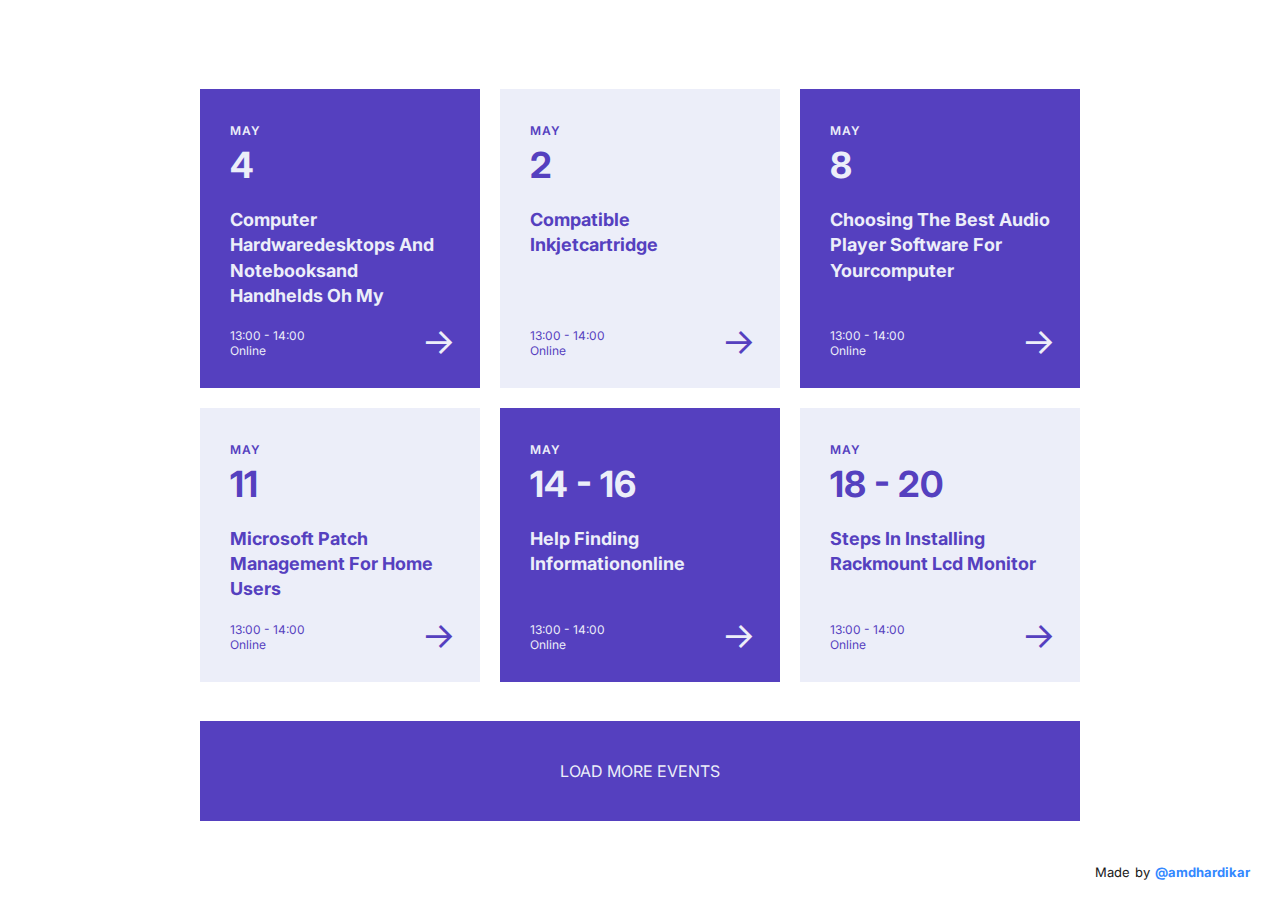
<file: Events-Lists/index.html>
<!DOCTYPE html>
<html lang="en">

<head>
   <meta charset="UTF-8">
   <meta name="viewport" content="width=device-width, initial-scale=1.0">
   <title>Events Lists</title>
   <link rel="stylesheet" href="style.css">
</head>

<body>
   <main class="event">
      <div class="event__list">
         <div class="event__card">
            <div class="event__date">
               <span class="event__month">MAY</span>
               <span class="event__day">4</span>
            </div>
            <h3 class="event__title">computer hardwaredesktops and notebooksand handhelds oh my</h3>
            <div class="event__venue">
               <p class="event__time">13:00 - 14:00</p>
               <p class="event__location">online</p>
            </div>
            <div class="event__arrow">→</div>
         </div>
         <div class="event__card">
            <div class="event__date">
               <span class="event__month">MAY</span>
               <span class="event__day">2</span>
            </div>
            <h3 class="event__title">compatible inkjetcartridge</h3>
            <div class="event__venue">
               <p class="event__time">13:00 - 14:00</p>
               <p class="event__location">online</p>
            </div>
            <div class="event__arrow">→</div>
         </div>
         <div class="event__card">
            <div class="event__date">
               <span class="event__month">MAY</span>
               <span class="event__day">8</span>
            </div>
            <h3 class="event__title">choosing the best audio player software for yourcomputer</h3>
            <div class="event__venue">
               <p class="event__time">13:00 - 14:00</p>
               <p class="event__location">online</p>
            </div>
            <div class="event__arrow">→</div>
         </div>
         <div class="event__card">
            <div class="event__date">
               <span class="event__month">MAY</span>
               <span class="event__day">11</span>
            </div>
            <h3 class="event__title">microsoft patch management for home users</h3>
            <div class="event__venue">
               <p class="event__time">13:00 - 14:00</p>
               <p class="event__location">online</p>
            </div>
            <div class="event__arrow">→</div>
         </div>
         <div class="event__card">
            <div class="event__date">
               <span class="event__month">MAY</span>
               <span class="event__day">14 - 16</span>
            </div>
            <h3 class="event__title">help finding informationonline</h3>
            <div class="event__venue">
               <p class="event__time">13:00 - 14:00</p>
               <p class="event__location">online</p>
            </div>
            <div class="event__arrow">→</div>
         </div>
         <div class="event__card">
            <div class="event__date">
               <span class="event__month">MAY</span>
               <span class="event__day">18 - 20</span>
            </div>
            <h3 class="event__title">steps in installing rackmount lcd monitor</h3>
            <div class="event__venue">
               <p class="event__time">13:00 - 14:00</p>
               <p class="event__location">online</p>
            </div>
            <div class="event__arrow">→</div>
         </div>
      </div>
      <div class="event__button">
         <p>load more events</p>
      </div>
   </main>
   <footer class="author">
      Made by
      <a href="https://github.com/amdhardikar" target="_blank" rel="noopener noreferrer"
         class="author__name">@amdhardikar</a>
   </footer>
</body>

</html>
</file>
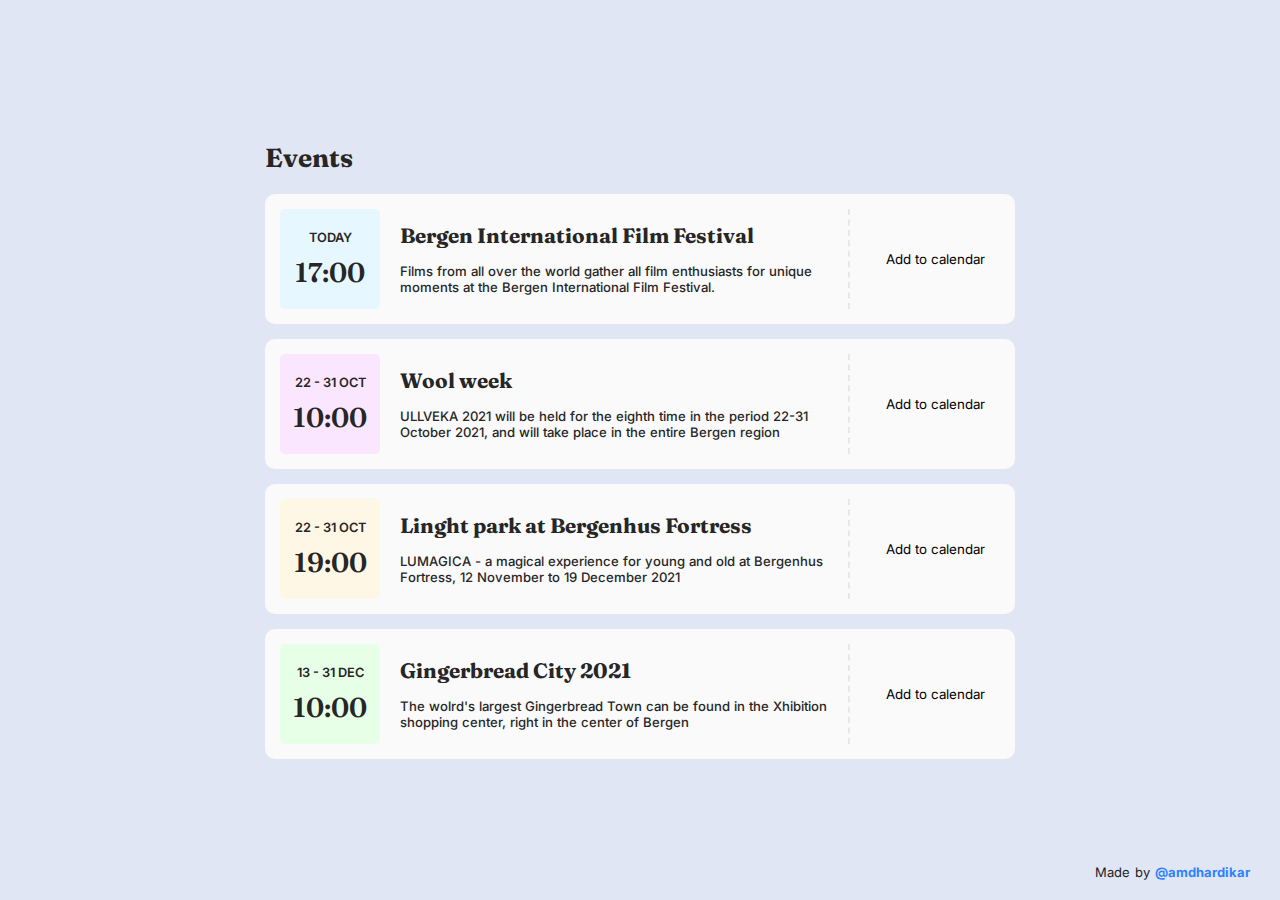
<file: Events/index.html>
<!DOCTYPE html>
<html lang="en">
	<head>
		<meta charset="UTF-8" />
		<meta name="viewport" content="width=device-width, initial-scale=1.0" />
		<title>Events</title>
		<link rel="stylesheet" href="style.css" />
	</head>
	<body>
		<main class="events">
			<h1 class="events__heading">events</h1>
			<div class="events__list">
				<div class="event__item">
					<div class="event__timestamp blue">
						<span class="event__date">today</span>
						<span class="event__time">17:00</span>
					</div>
					<div class="event__info">
						<div class="event__title">
							Bergen International Film Festival
						</div>
						<div class="event__description">
							Films from all over the world gather all film enthusiasts
							for unique moments at the Bergen International Film
							Festival.
						</div>
					</div>
					<button class="event__action">Add to calendar</button>
				</div>
				<div class="event__item">
					<div class="event__timestamp red">
						<span class="event__date">22 - 31 oct</span>
						<span class="event__time">10:00</span>
					</div>
					<div class="event__info">
						<div class="event__title">Wool week</div>
						<div class="event__description">
							ULLVEKA 2021 will be held for the eighth time in the period
							22-31 October 2021, and will take place in the entire
							Bergen region
						</div>
					</div>
					<button class="event__action">Add to calendar</button>
				</div>
				<div class="event__item">
					<div class="event__timestamp orange">
						<span class="event__date">22 - 31 oct</span>
						<span class="event__time">19:00</span>
					</div>
					<div class="event__info">
						<div class="event__title">
							Linght park at Bergenhus Fortress
						</div>
						<div class="event__description">
							LUMAGICA - a magical experience for young and old at
							Bergenhus Fortress, 12 November to 19 December 2021
						</div>
					</div>
					<button class="event__action">Add to calendar</button>
				</div>
				<div class="event__item">
					<div class="event__timestamp green">
						<span class="event__date">13 - 31 dec</span>
						<span class="event__time">10:00</span>
					</div>
					<div class="event__info">
						<div class="event__title">Gingerbread City 2021</div>
						<div class="event__description">
							The wolrd's largest Gingerbread Town can be found in the
							Xhibition shopping center, right in the center of Bergen
						</div>
					</div>
					<button class="event__action">Add to calendar</button>
				</div>
			</div>
		</main>

		<footer class="author">
			Made by
			<a
				href="https://github.com/amdhardikar"
				target="_blank"
				rel="noopener noreferrer"
				class="author__name"
				>@amdhardikar</a
			>
		</footer>
	</body>
</html>
</file>
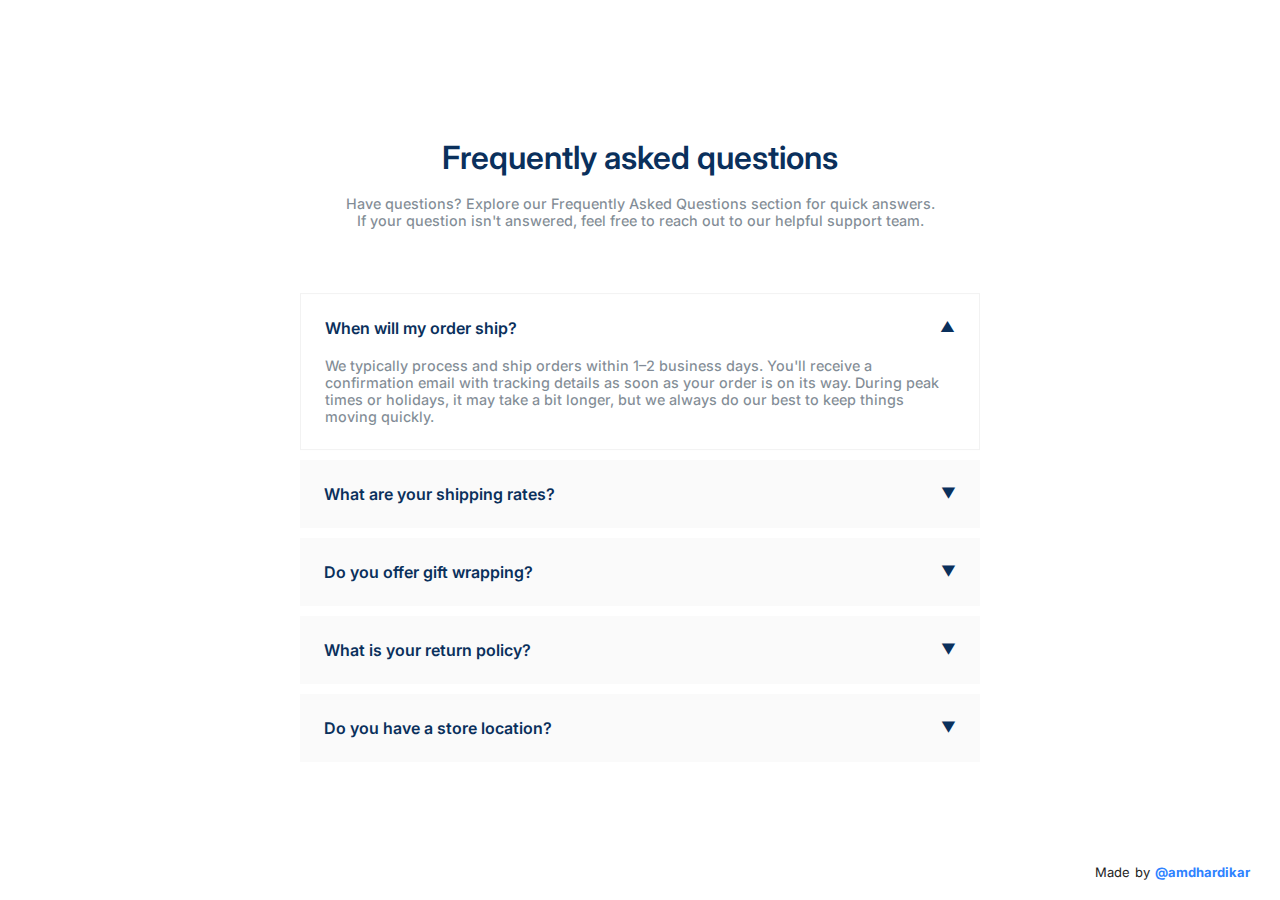
<file: FAQ/index.html>
<!DOCTYPE html>
<html lang="en">
	<head>
		<meta charset="UTF-8" />
		<meta name="viewport" content="width=device-width, initial-scale=1.0" />
		<title>FAQ</title>
		<link rel="stylesheet" href="style.css" />
	</head>
	<body>
		<main class="faq">
			<h1 class="faq__heading">Frequently asked questions</h1>
			<p class="faq__description">
				Have questions? Explore our Frequently Asked Questions section for
				quick answers. <br />
				If your question isn't answered, feel free to reach out to our
				helpful support team.
			</p>
			<div class="faq__block">
				<details open class="faq__item">
					<summary class="faq__question">When will my order ship?</summary>
					<p class="faq__answer">
						We typically process and ship orders within 1–2 business days.
						You'll receive a confirmation email with tracking details as
						soon as your order is on its way. During peak times or
						holidays, it may take a bit longer, but we always do our best
						to keep things moving quickly.
					</p>
				</details>
				<details class="faq__item">
					<summary class="faq__question">
						What are your shipping rates?
					</summary>
					<p class="faq__answer">
						Shipping rates are calculated at checkout based on your
						location and the size of your order. We offer standard,
						expedited, and express options through trusted carriers.
						Occasionally, we run free shipping promotions—be sure to
						subscribe to our newsletter to stay updated.
					</p>
				</details>
				<details class="faq__item">
					<summary class="faq__question">
						Do you offer gift wrapping?
					</summary>
					<p class="faq__answer">
						Yes, we do! Gift wrapping is available for most items at
						checkout for a small additional fee. If you're sending a gift,
						you can also include a personalized note—we'll make sure it
						looks great and arrives ready to impress.
					</p>
				</details>
				<details class="faq__item">
					<summary class="faq__question">
						What is your return policy?
					</summary>
					<p class="faq__answer">
						We accept returns within 30 days of delivery, as long as the
						item is unused and in its original condition. To start a
						return, just contact our support team with your order number.
						Refunds are processed to the original payment method once we
						receive and inspect the returned item. Please note: original
						shipping fees are non-refundable.
					</p>
				</details>
				<details class="faq__item">
					<summary class="faq__question">
						Do you have a store location?
					</summary>
					<p class="faq__answer">
						We're currently an online-only business, which allows us to
						keep prices fair and focus on providing the best possible
						customer experience. If that changes in the future, we'll
						announce it on our website and social media.
					</p>
				</details>
			</div>
		</main>
		<footer class="author">
			Made by
			<a
				href="https://github.com/amdhardikar"
				target="_blank"
				rel="noopener noreferrer"
				class="author__name"
				>@amdhardikar</a
			>
		</footer>
	</body>
	<script>
		const faqItems = document.querySelectorAll(".faq__item");

		faqItems.forEach((item) => {
			const question = item.querySelector("summary");
			const answer = item.querySelector(".faq__answer");

			item.addEventListener("click", (e) => {
				e.preventDefault();

				const isOpen = item.hasAttribute("open");
				if (isOpen) {
					if (currentlyOpen === item) return;
				}

				faqItems.forEach((el) => {
					el.removeAttribute("open");
				});

				if (!isOpen) {
					item.setAttribute("open", "");
				}
			});
		});
	</script>
</html>
</file>
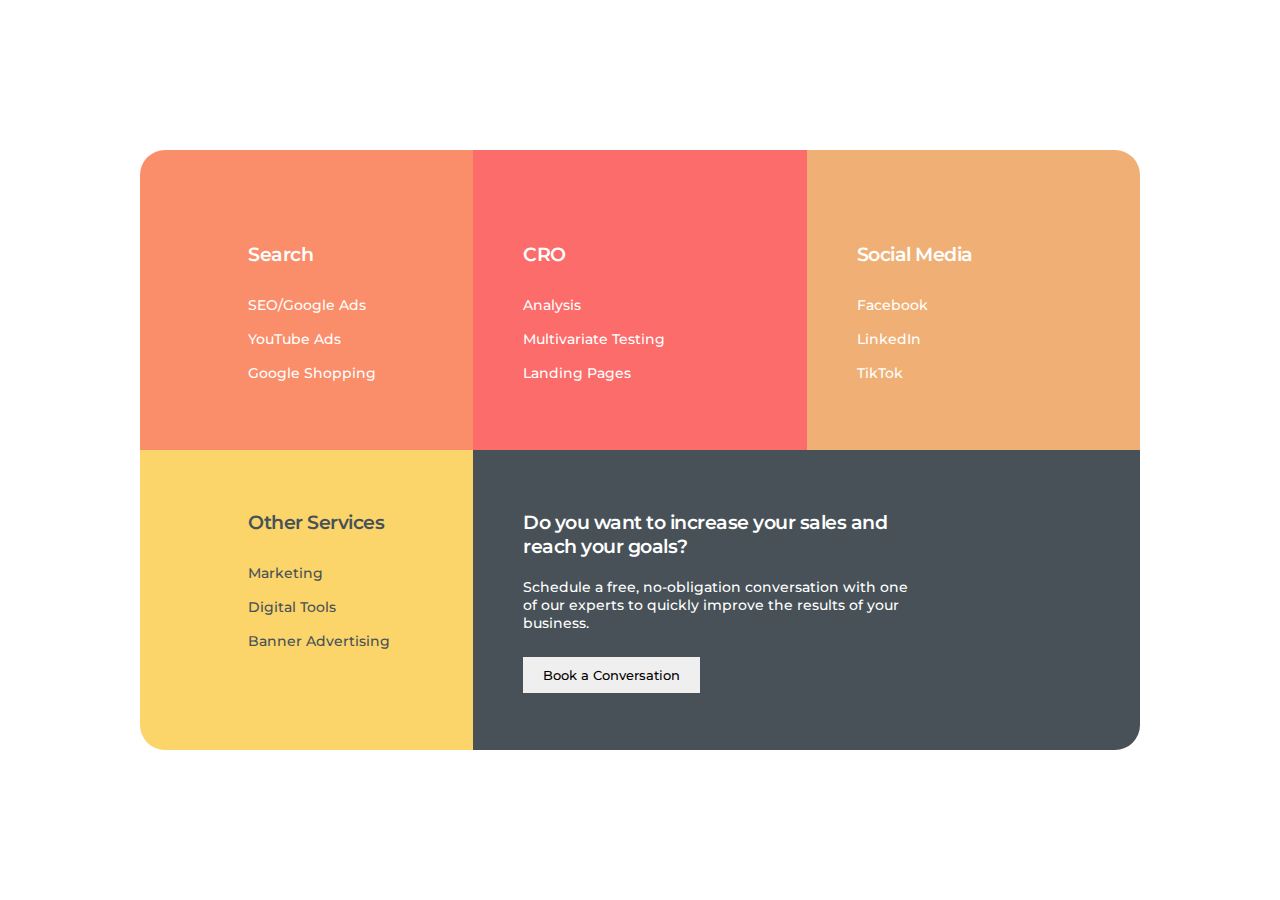
<file: Footer/index.html>
<!DOCTYPE html>
<html lang="en">

<head>
   <meta charset="UTF-8">
   <meta name="viewport" content="width=device-width, initial-scale=1.0">
   <title>Footer</title>
   <link rel="stylesheet" href="style.css">
</head>

<body>
   <footer class="footer">
      <section class="footer__section footer__section--search">
         <div class="footer__content">
            <h2 class="footer__title">Search</h2>
            <ul class="footer__list">
               <li class="footer__item">SEO/Google Ads</li>
               <li class="footer__item">YouTube Ads</li>
               <li class="footer__item">Google Shopping</li>
            </ul>
         </div>
      </section>

      <section class="footer__section footer__section--cro">
         <div class="footer__content">
            <h2 class="footer__title">CRO</h2>
            <ul class="footer__list">
               <li class="footer__item">Analysis</li>
               <li class="footer__item">Multivariate Testing</li>
               <li class="footer__item">Landing Pages</li>
            </ul>
         </div>
      </section>

      <section class="footer__section footer__section--social">
         <div class="footer__content">
            <h2 class="footer__title">Social Media</h2>
            <ul class="footer__list">
               <li class="footer__item">Facebook</li>
               <li class="footer__item">LinkedIn</li>
               <li class="footer__item">TikTok</li>
            </ul>
         </div>
      </section>

      <section class="footer__section footer__section--other">
         <div class="footer__content">
            <h2 class="footer__title">Other Services</h2>
            <ul class="footer__list">
               <li class="footer__item">Marketing</li>
               <li class="footer__item">Digital Tools</li>
               <li class="footer__item">Banner Advertising</li>
            </ul>
         </div>
      </section>

      <section class="footer__section footer__section--cta">
         <div class="footer__content">
            <h2 class="footer__title">Do you want to increase your sales and reach your goals?</h2>
            <p class="footer__description">
               Schedule a free, no-obligation conversation with one of our experts to quickly improve the results of
               your business.
            </p>
            <button class="footer__button">Book a Conversation</button>
         </div>
      </section>
   </footer>
</body>

</html>
</file>
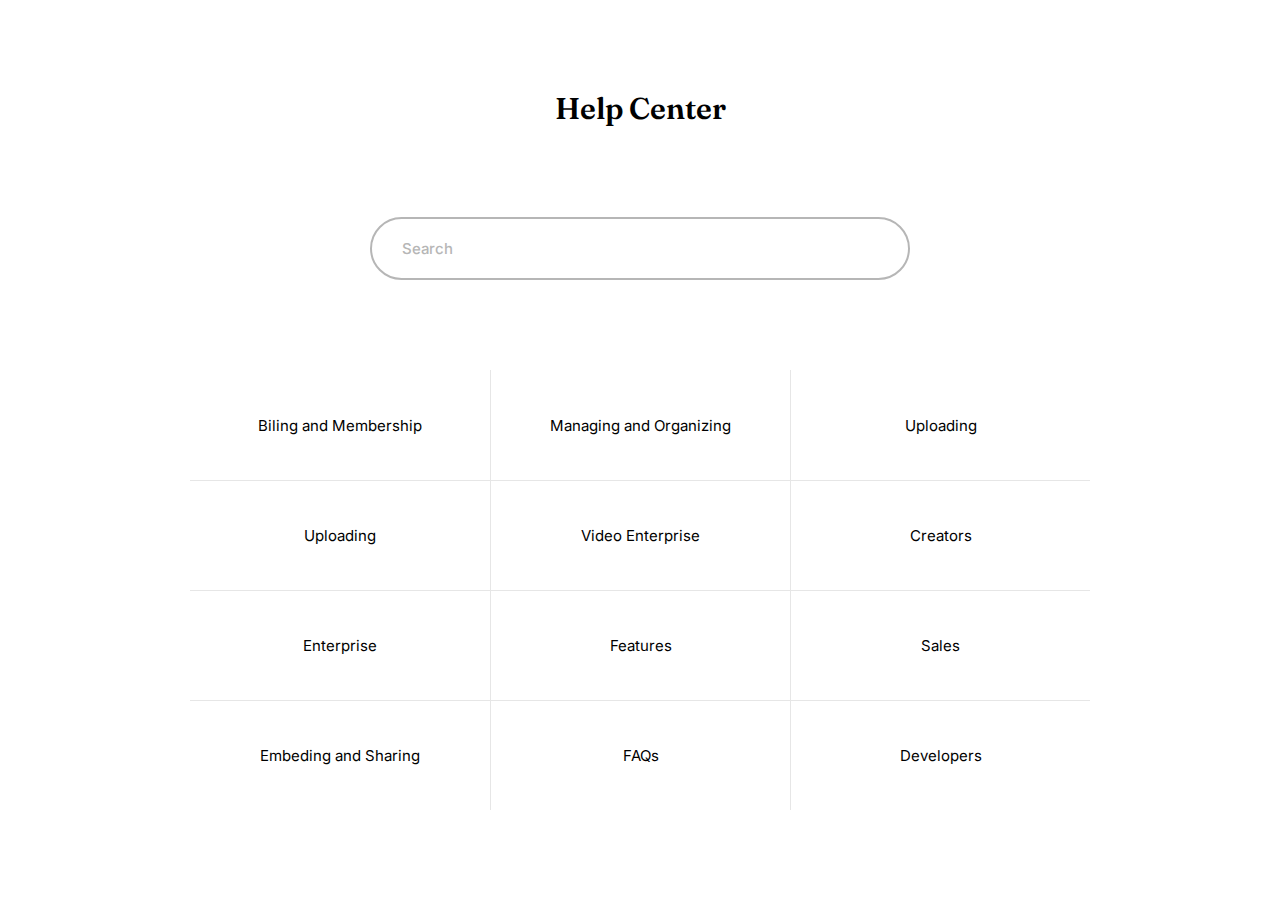
<file: Help-Center/index.html>
<!DOCTYPE html>
<html lang="en">

<head>
   <meta charset="UTF-8">
   <meta name="viewport" content="width=device-width, initial-scale=1.0">
   <title>Help Center</title>
   <link rel="stylesheet" href="style.css">
</head>

<body>
   <main class="app">
      <h1 class="app__title">help center</h1>
      <input type="text" name="search" id="search-bar" class="app__search" placeholder="Search">
      <!-- <div class="app__search">
         <span>Search</span>
      </div> -->
      <div class="app__category">
         <div class="app__items">Biling and Membership</div>
         <div class="app__items">Managing and Organizing</div>
         <div class="app__items">Uploading</div>
         <div class="app__items">Uploading</div>
         <div class="app__items">Video Enterprise</div>
         <div class="app__items">Creators</div>
         <div class="app__items">Enterprise</div>
         <div class="app__items">Features</div>
         <div class="app__items">Sales</div>
         <div class="app__items">Embeding and Sharing</div>
         <div class="app__items">FAQs</div>
         <div class="app__items">Developers</div>
      </div>
   </main>
</body>

</html>
</file>
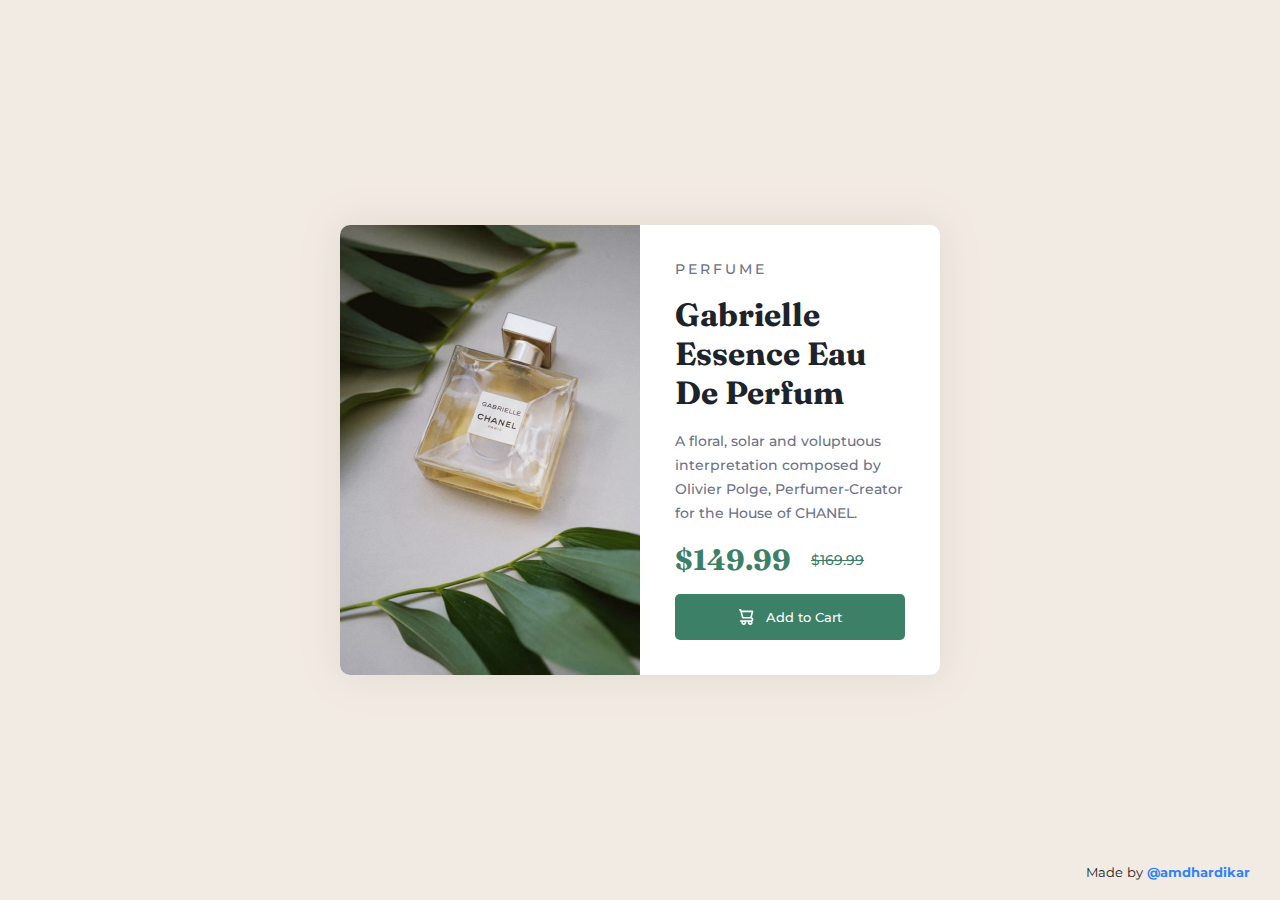
<file: Product-Preview/index.html>
<!DOCTYPE html>
<html lang="en">
	<head>
		<meta charset="UTF-8" />
		<meta name="viewport" content="width=device-width, initial-scale=1.0" />
		<link rel="stylesheet" href="style.css" />
		<title>QR Code</title>
	</head>
	<body>
		<main class="product">
			<img
				src="assets/images/image-product-desktop.jpg"
				alt=""
				class="product__image"
			/>
			<div class="product__information">
				<p class="product__category">perfume</p>
				<h1 class="product__name">gabrielle essence eau de perfum</h1>
				<p class="product__description">
					A floral, solar and voluptuous interpretation composed by Olivier
					Polge, Perfumer-Creator for the House of CHANEL.
				</p>
				<p class="product__price">
					<span class="product__discountedPrice">$149.99</span>
					<span class="product__actualPrice">$169.99</span>
				</p>
				<button class="product__button">
					<img src="./assets/images/icon-cart.svg" alt="add to card" />
					Add to Cart
				</button>
			</div>
		</main>

		<footer class="author">
			Made by
			<a
				href="https://github.com/amdhardikar"
				target="_blank"
				rel="noopener noreferrer"
				class="author__name"
				>@amdhardikar</a
			>
		</footer>
	</body>
</html>
</file>
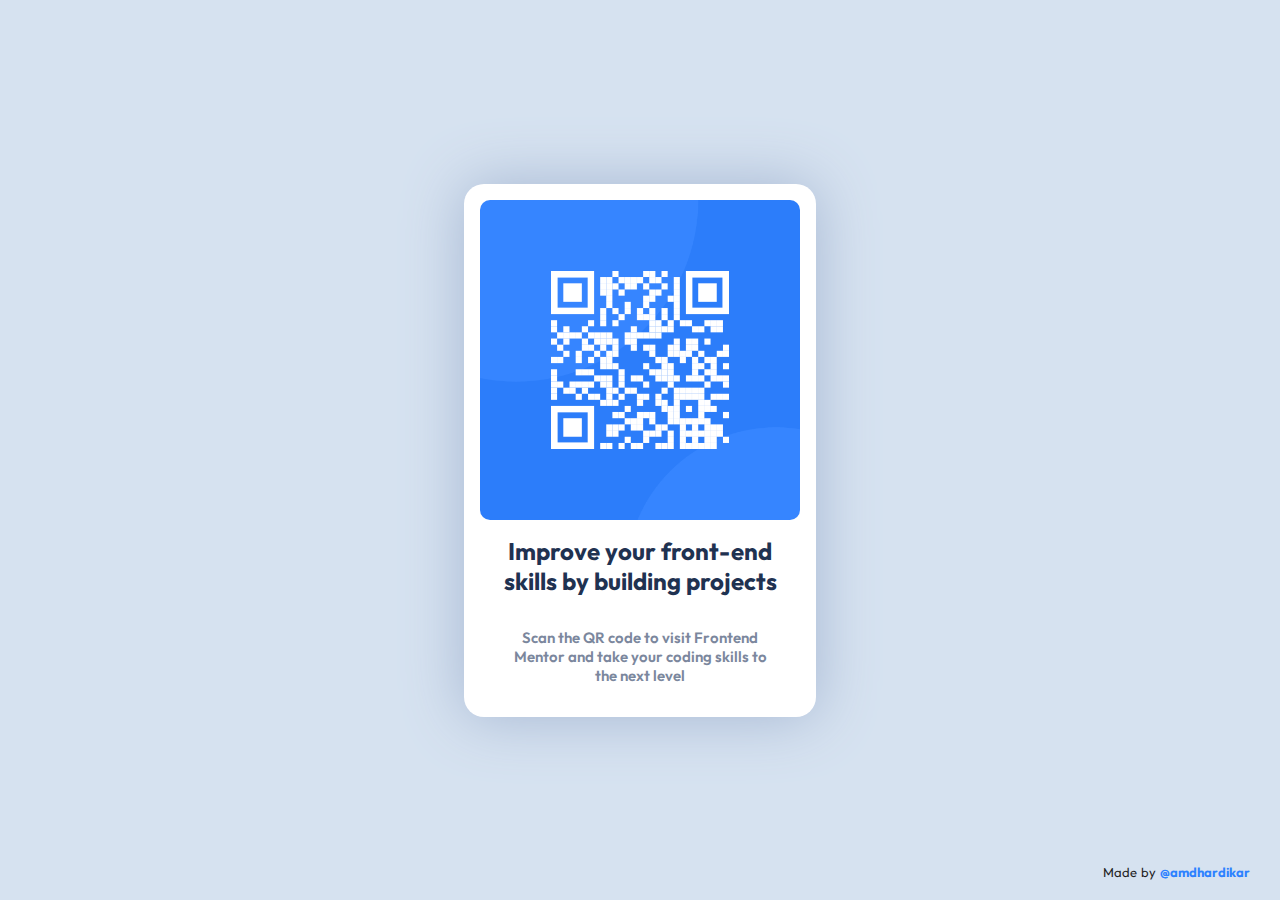
<file: QR-Code/index.html>
<!DOCTYPE html>
<html lang="en">
	<head>
		<meta charset="UTF-8" />
		<meta name="viewport" content="width=device-width, initial-scale=1.0" />
		<link rel="stylesheet" href="style.css" />
		<title>QR Code</title>
	</head>
	<body>
		<main class="card">
			<img
				class="card__image"
				src="./assets/images/image-qr-code.png"
				alt="QR code"
			/>
			<p class="card__message">
				Improve your front-end skills by building projects
			</p>
			<p class="card__description">
				Scan the QR code to visit Frontend Mentor and take your coding
				skills to the next level
			</p>
		</main>

		<footer class="author">
			Made by
			<a
				href="https://github.com/amdhardikar"
				target="_blank"
				rel="noopener noreferrer"
            class="author__name"
				>@amdhardikar</a
			>
		</footer>
	</body>
</html>
</file>
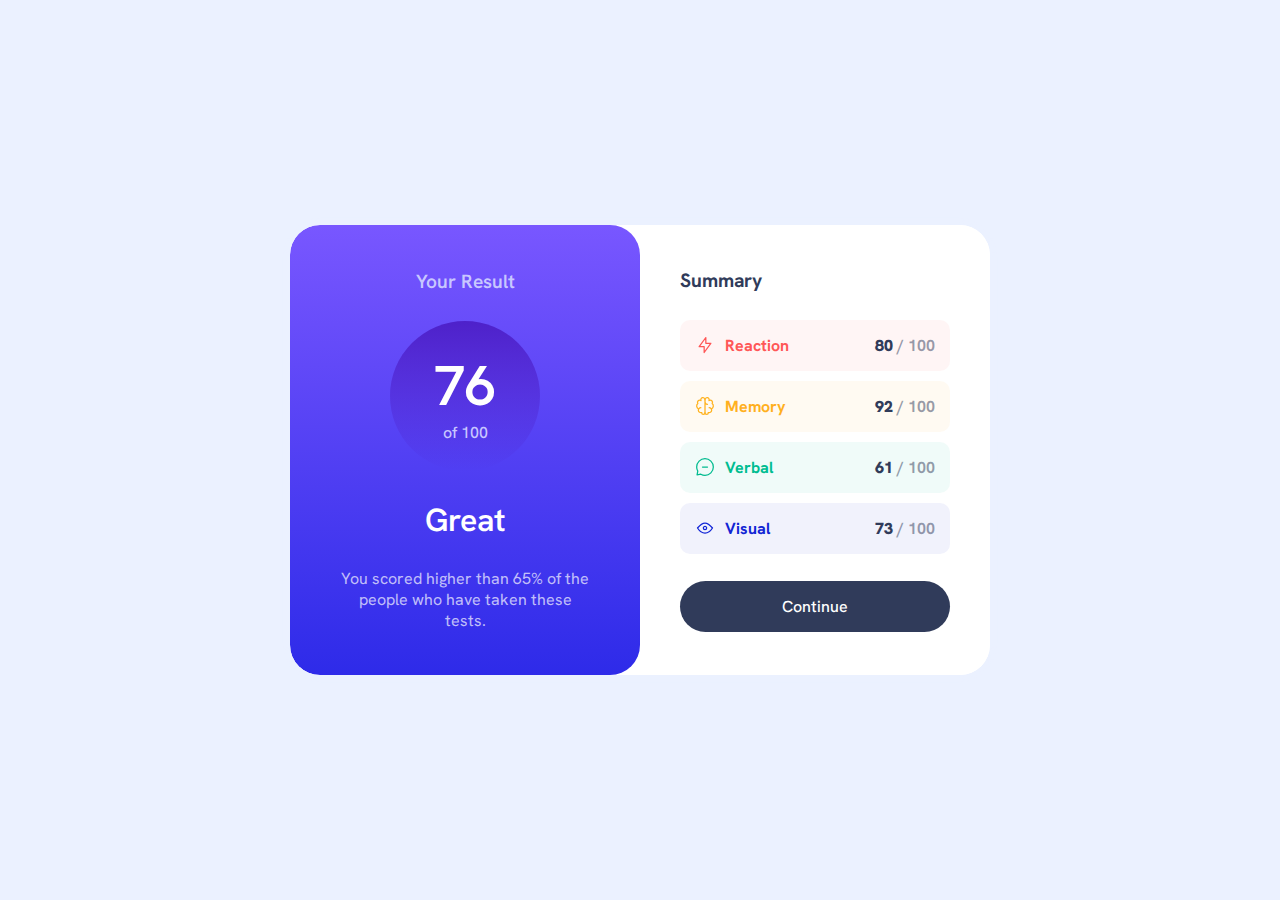
<file: Results-Summery/index.html>
<!DOCTYPE html>
<html lang="en">
	<head>
		<meta charset="UTF-8" />
		<meta name="viewport" content="width=device-width, initial-scale=1.0" />
		<title>Result - Summary</title>
		<link rel="stylesheet" href="style.css" />
		<link
			rel="shortcut icon"
			href="./assets/images/favicon-32x32.png"
			type="image/x-icon"
		/>
	</head>
	<body>
		<div class="app">
			<div class="result">
				<p class="result__title">Your Result</p>
				<div class="result__indicator">
					<span class="result__score">76</span>
					<span class="result__total">of 100</span>
				</div>
				<p class="result__reaction">Great</p>
				<p class="result__message">
					You scored higher than 65% of the people who have taken these
					tests.
				</p>
			</div>
			<div class="summary">
				<p class="summary__title">Summary</p>
				<div class="summary__tiles">
					<div class="tile tile--red">
						<p class="tile__title">
							<img
								src="./assets/images/icon-reaction.svg"
								alt="reaction icon"
							/>
							Reaction
						</p>
						<p class="tile__score">
							<span class="tile__score--bold">80</span>&nbsp;/ 100
						</p>
					</div>
					<div class="tile tile--yellow">
						<p class="tile__title">
							<img
								src="./assets/images/icon-memory.svg"
								alt="memory icon"
							/>
							Memory
						</p>
						<p class="tile__score">
							<span class="tile__score--bold">92</span>&nbsp;/ 100
						</p>
					</div>
					<div class="tile tile--green">
						<p class="tile__title">
							<img
								src="./assets/images/icon-verbal.svg"
								alt="verbal icon"
							/>
							Verbal
						</p>
						<p class="tile__score">
							<span class="tile__score--bold">61</span>&nbsp;/ 100
						</p>
					</div>
					<div class="tile tile--blue">
						<p class="tile__title">
							<img
								src="./assets/images/icon-visual.svg"
								alt="visual icon"
							/>
							Visual
						</p>
						<p class="tile__score">
							<span class="tile__score--bold">73</span>&nbsp;/ 100
						</p>
					</div>
				</div>
				<button class="summary__button">Continue</button>
			</div>
		</div>
	</body>
</html>
</file>
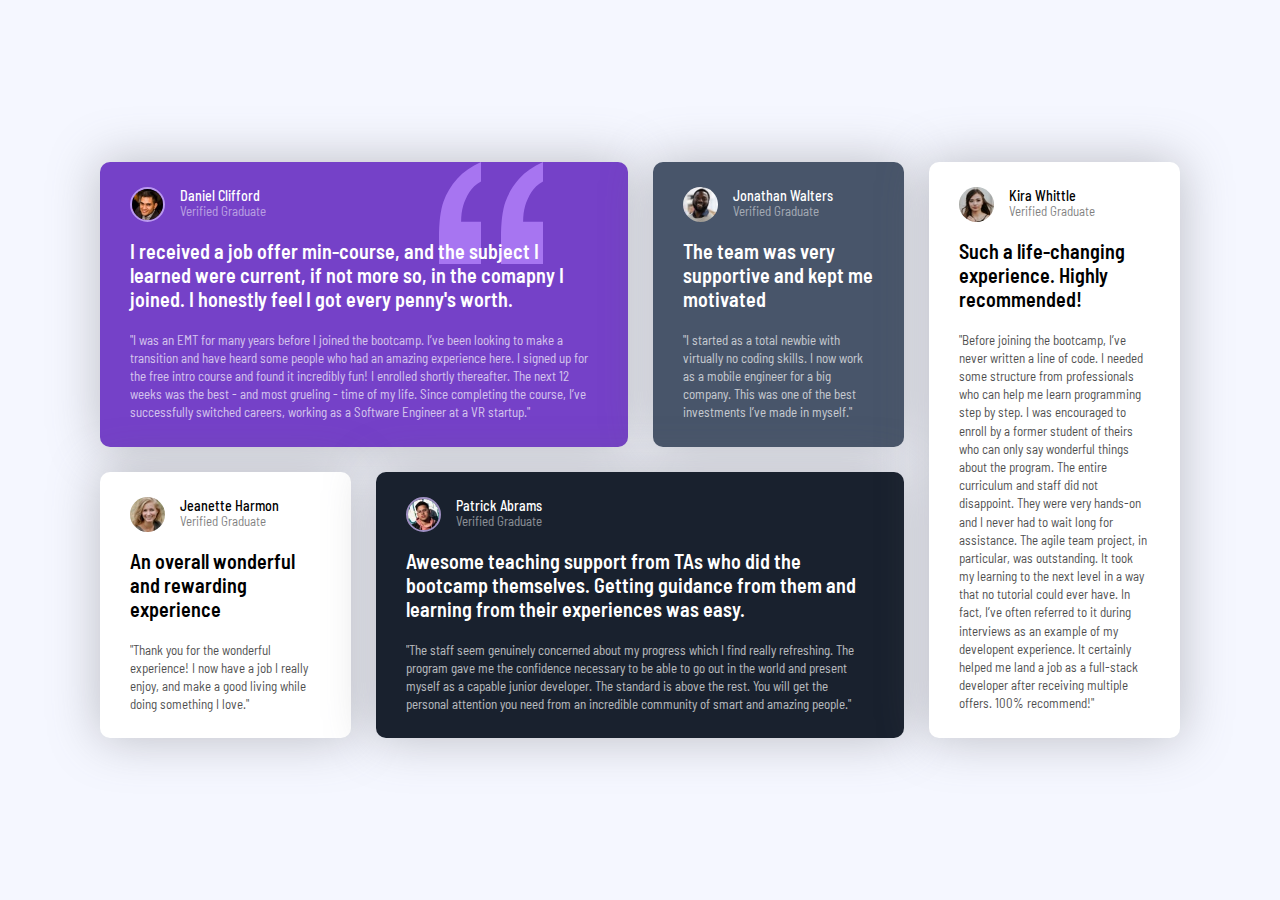
<file: Testimonial/index.html>
<!DOCTYPE html>
<html lang="en">

<head>
   <meta charset="UTF-8">
   <meta name="viewport" content="width=device-width, initial-scale=1.0">
   <title>Testimonial</title>
   <link rel="stylesheet" href="style.css">
</head>

<body>
   <main class="testimony">
      <div class="testimony__card">
         <img src="./asset/image-daniel.jpg" alt="" class="testimony__image">
         <p class="testimony__name">Daniel Clifford</p>
         <p class="testimony__status">Verified Graduate</p>
         <h2 class="testimony__quote">I received a job offer min-course, and the subject I learned were current, if not
            more so, in the comapny I joined. I honestly feel I got every penny's worth.</h2>
         <p class="testimony__content">"I was an EMT for many years before I joined the bootcamp. I’ve been looking to
            make a
            transition and have heard some people who had an amazing experience here. I signed up
            for the free intro course and found it incredibly fun! I enrolled shortly thereafter.
            The next 12 weeks was the best - and most grueling - time of my life. Since completing
            the course, I’ve successfully switched careers, working as a Software Engineer at a VR startup."</p>
      </div>
      <div class="testimony__card">
         <img src="./asset/image-jonathan.jpg" alt="" class="testimony__image">
         <p class="testimony__name">Jonathan Walters</p>
         <p class="testimony__status">Verified Graduate</p>
         <h2 class="testimony__quote">The team was very supportive and kept me motivated</h2>
         <p class="testimony__content">"I started as a total newbie with virtually no coding skills. I now work as a
            mobile engineer
            for a big company. This was one of the best investments I’ve made in myself."</p>
      </div>
      <div class="testimony__card">
         <img src="./asset/image-jeanette.jpg" alt="" class="testimony__image">
         <p class="testimony__name">Jeanette Harmon</p>
         <p class="testimony__status">Verified Graduate</p>
         <h2 class="testimony__quote">An overall wonderful and rewarding experience</h2>
         <p class="testimony__content">"Thank you for the wonderful experience! I now have a job I really enjoy, and
            make a
            good living while doing something I love."</p>
      </div>
      <div class="testimony__card">
         <img src="./asset/image-patrick.jpg" alt="" class="testimony__image">
         <p class="testimony__name">Patrick Abrams</p>
         <p class="testimony__status">Verified Graduate</p>
         <h2 class="testimony__quote">Awesome teaching support from TAs who did the bootcamp themselves. Getting
            guidance from them and learning from their experiences was easy.</h2>
         <p class="testimony__content">"The staff seem genuinely concerned about my progress which I find really
            refreshing. The program gave me the confidence necessary to be able to go out in the world and present
            myself as
            a capable junior developer. The standard is above the rest. You will get the personal attention you need
            from
            an incredible community of smart and amazing people."</p>
      </div>
      <div class="testimony__card">
         <img src="./asset/image-kira.jpg" alt="" class="testimony__image">
         <p class="testimony__name">Kira Whittle</p>
         <p class="testimony__status">Verified Graduate</p>
         <h2 class="testimony__quote">Such a life-changing experience. Highly recommended!</h2>
         <p class="testimony__content">"Before joining the bootcamp, I’ve never written a line of code. I needed some
            structure from professionals who can help me learn programming step by step. I was encouraged to enroll by a
            former
            student of theirs who can only say wonderful things about the program. The entire curriculum and staff
            did not disappoint. They were very hands-on and I never had to wait long for assistance. The agile team
            project, in particular, was outstanding. It took my learning to the next level in a way that no tutorial
            could ever have. In fact, I’ve often referred to it during interviews as an example of my developent
            experience. It certainly helped me land a job as a full-stack developer after receiving multiple offers.
            100% recommend!"</p>
      </div>
   </main>
</body>

</html>
</file>
<file: Events-Lists/style.css>
@import url("https://fonts.googleapis.com/css2?family=Inter:ital,opsz,wght@0,14..32,100..900;1,14..32,100..900&display=swap");

:root {
	--violet: hsl(250, 50%, 50%);
	--dark-violet: hsl(250, 50%, 25%);
	--light-violet: hsl(231, 50%, 95%);

	--white: hsl(0, 0%, 100%);

	--font-xs: 12px;
	--font-sm: 18px;
	--font-lg: 36px;

	--transition: 0.3s ease-in-out;
}

*,
*::before,
* ::after {
	padding: 0;
	margin: 0;
	box-sizing: border-box;
	font-family: "Inter", sans-serif;
}

body {
	user-select: none;
	height: 100vh;
	width: 100%;
}

.event {
	width: 900px;
	height: 800px;
	margin: 0 auto;
	position: absolute;
	top: 50%;
	left: 50%;
	transform: translate(-50%, -50%);
	display: flex;
	flex-direction: column;
	justify-content: space-evenly;
}

.event__list {
	display: grid;
	grid-template-columns: repeat(3, 1fr);
}

.event__card {
	border: 10px solid var(--white);
	padding: 30px;
	display: flex;
	flex-direction: column;
	gap: 20px;
	position: relative;
	text-align: left;
	text-transform: capitalize;
	cursor: pointer;
	transition: all var(--transition);
}

.event__card:nth-child(2n + 1) {
	background-color: var(--violet);
	color: var(--light-violet);
}

.event__card:nth-child(2n) {
	background-color: var(--light-violet);
	color: var(--violet);
}

.event__month {
	font-size: var(--font-xs);
	font-weight: 600;
	letter-spacing: 1px;
}

.event__day {
	display: block;
	font-size: var(--font-lg);
	font-weight: bold;
	margin-top: 4px;
}

.event__title {
	flex: 1 1 0;
	height: 100%;
	font-size: var(--font-sm);
	font-weight: bold;
	line-height: 1.4;
}

.event__time,
.event__location {
	font-size: var(--font-xs);
}

.event__arrow {
	position: absolute;
	bottom: 25px;
	right: 25px;
	font-size: var(--font-lg);
}

.event__button {
	cursor: pointer;
	height: 100px;
	margin: 0px 10px;
	text-align: center;
	place-content: center;
	text-transform: uppercase;
	background-color: var(--violet);
	color: var(--light-violet);
	transition: background-color var(--transition);
}

.event__button:hover {
	background-color: var(--dark-violet);
}

.event__card:hover {
	z-index: 2;
	transform: scale(1.05);
	box-shadow: 0 0 20px 1px hsla(0, 0%, 30%, 0.3);
}

.author {
	font-family: inherit;
	position: absolute;
	bottom: 0;
	right: 0;
	padding: 20px 30px;
	font-size: 13px;
	font-weight: normal;
	word-spacing: 1px;
	color: hsl(0, 0%, 10%);
}

.author__name,
.author__name:focus,
.author__name:active,
.author__name:visited {
	font-family: inherit;
	text-decoration: none;
	font-weight: bold;
	color: hsl(215, 100%, 60%);
}

@media (max-width: 786px) {
	.event {
		width: 100%;
		height: auto;
		position: static;
		transform: none;
		padding: 20px;
	}

	.event__list {
		grid-template-columns: 1fr;
	}

	.event__card {
		padding: 20px;
	}

	.event__day {
		font-size: 28px;
	}

	.event__title {
		font-size: 16px;
	}

	.event__arrow {
		position: static;
		font-size: 24px;
		margin-top: 10px;
	}

	.event__button {
		width: 100%;
		margin: 20px 0;
		height: auto;
		padding: 20px 0;
		font-size: 14px;
	}

   .author {
      position: fixed;
   }
}
</file>
<file: Events/style.css>
@import url("https://fonts.googleapis.com/css2?family=Inter:ital,opsz,wght@0,14..32,100..900;1,14..32,100..900&display=swap");
@import url("https://fonts.googleapis.com/css2?family=Fraunces:ital,opsz,wght@0,9..144,100..900;1,9..144,100..900&display=swap");

:root {
	--grayish-blue: hsl(225, 45%, 92%);
	--grayish-shadow: hsl(225, 15%, 82%);

	--light-blue: hsl(200, 100%, 95%);
	--light-red: hsl(290, 100%, 95%);
	--light-orange: hsl(40, 100%, 95%);
	--light-green: hsl(120, 100%, 95%);

	--white: hsl(0, 0%, 100%);
	--ligh: hsl(0, 0%, 98%);
	--dark: hsl(0, 0%, 15%);
}

*,
*::before,
*::after {
	padding: 0;
	margin: 0;
	box-sizing: border-box;
	font-family: "Inter", sans-serif;
}

body {
	font-size: 0.82rem;
	background-color: var(--grayish-blue);
	color: var(--dark);
	user-select: none;
	width: 100%;
	height: 100vh;
	position: relative;
}

.events {
	width: 750px;
	position: absolute;
	top: 50%;
	left: 50%;
	transform: translate(-50%, -50%);
}

.events__heading {
	font-family: "Fraunces", serif;
	text-transform: capitalize;
	margin-bottom: 20px;
}

.event__item {
	background-color: var(--ligh);
	border-radius: 10px;
	margin-top: 15px;
	padding: 15px;
	display: flex;
	flex-direction: row;
	justify-content: space-between;
	align-items: center;
	gap: 20px;
	transition: all 0.3s ease-in-out;
}

.event__timestamp {
	width: 100px;
	height: 100px;
	border-radius: 5px;
	display: flex;
	flex-direction: column;
	justify-content: center;
	align-items: center;
}

.event__timestamp span {
	display: block;
}

.event__date {
	font-size: 0.8rem;
	font-weight: 600;
	text-transform: uppercase;
	margin-bottom: 10px;
}

.event__time {
	font-family: "Fraunces", serif;
	font-weight: 600;
	font-size: 1.7rem;
}

.event__info {
	border-right: 2px dashed rgb(231, 231, 231);
	display: flex;
	flex-direction: column;
	justify-content: center;
	gap: 15px;
	flex: 1 1 0;
	height: 100px;
	padding-right: 10px;
}

.event__title {
	font-family: "Fraunces", serif;
	font-weight: 700;
	font-size: 1.3rem;
}

.event__description {
	font-weight: 500;
}

.event__action {
   cursor: pointer;
	width: 130px;
	background-color: transparent;
	color: color;
	outline: none;
	border: none;
	border-radius: 10px;
	padding: 10px 15px;
	text-align: center;
	transition: all 0.3s ease-in-out;
}

.event__item:hover {
	background-color: var(--white);
	box-shadow: 0 0 60px 2px var(--grayish-shadow);
	transform: scale(1.02);
}

.event__item:hover > .event__action {
	background-color: var(--dark);
	color: var(--ligh);
}

.blue {
	background-color: var(--light-blue);
}
.red {
	background-color: var(--light-red);
}
.orange {
	background-color: var(--light-orange);
}
.green {
	background-color: var(--light-green);
}

.author {
	font-family: inherit;
	position: absolute;
	bottom: 0;
	right: 0;
	padding: 20px 30px;
	font-size: 13px;
	font-weight: normal;
	word-spacing: 1px;
	color: hsl(0, 0%, 12%);
}

.author__name,
.author__name:focus,
.author__name:active,
.author__name:visited {
	font-family: inherit;
	text-decoration: none;
	font-weight: bold;
	color: hsl(216, 100%, 59%);
}
</file>
<file: FAQ/style.css>
@import url("https://fonts.googleapis.com/css2?family=Inter:wght@100..900&display=swap");

:root {
	--font-size: 15px;

	--deep-blue: hsl(212, 80%, 20%);
	--grayish-blue: hsla(212, 90%, 10%, 0.5);
	--light-blue: hsl(0, 0%, 98%);

	--light-gray: hsl(0, 0%, 95%);

	--white: hsl(255, 0%, 100%);
}

*,
*::before,
*::after {
	padding: 0;
	margin: 0;
	box-sizing: border-box;
	font-family: "Inter", sans-serif;
}

body {
	background-color: var(--white);
	color: var(--deep-blue);
	position: relative;
	height: 100vh;
	user-select: none;
	font-weight: 500;
}

.faq {
	position: absolute;
	top: 50%;
	left: 50%;
	transform: translate(-50%, -50%);
	text-align: center;
	width: 680px;
}

.faq__heading {
	font-weight: 600;
	margin-bottom: 1.1rem;
}

.faq__description {
	width: 95%;
	margin: 0 auto;
	padding: 0 1rem;
	font-size: 0.9rem;
	color: var(--grayish-blue);
}

.faq__block {
	display: flex;
	flex-direction: column;
	gap: 10px;
	margin-top: 4rem;
}

.faq__item {
	border: 1px solid var(--light-gray);
	padding: 1.5rem;
	text-align: left;
	cursor: pointer;
}

.faq__question {
	font-size: 1rem;
	font-weight: 600;
	outline: none;
	display: flex;
	justify-content: space-between;
	list-style: none;
}

.faq__answer {
	color: var(--grayish-blue);
	font-size: 0.9rem;
	margin-top: 1.2rem;
}

.faq__item:not([open]) {
	border: none;
	background-color: var(--light-blue);
}

.faq__item[open] .faq__question::after {
	content: "▲";
	font-size: 0.9rem;
	color: var(--deep-blue);
}

.faq__question::after {
	content: "▼";
	font-size: 0.9rem;
	margin-left: auto;
	color: var(--deep-blue);
}

.faq__question::-webkit-details-marker {
	display: none;
}

.author {
	font-family: inherit;
	position: absolute;
	bottom: 0;
	right: 0;
	padding: 20px 30px;
	font-size: 13px;
	font-weight: normal;
	word-spacing: 1px;
	color: hsl(0, 0%, 12%);
}

.author__name,
.author__name:focus,
.author__name:active,
.author__name:visited {
	font-family: inherit;
	text-decoration: none;
	font-weight: bold;
	color: hsl(216, 100%, 59%);
}
</file>
<file: Footer/style.css>
@import url("https://fonts.googleapis.com/css2?family=Montserrat:ital,wght@0,100..900;1,100..900&display=swap");

:root {
	--font-main: "Montserrat", sans-serif;

	/* Example color variables (you can expand these) */
	--clr-search: hsl(15, 95%, 70%);
	--clr-search-hover: hsl(10, 85%, 65%);

	--clr-cro: hsl(1, 95%, 70%);
	--clr-cro-hover: hsl(1, 85%, 65%);

	--clr-social: hsl(29, 80%, 70%);
	--clr-social-hover: hsl(29, 85%, 65%);

	--clr-other: hsl(44, 95%, 70%);
	--clr-other-hover: hsl(44, 100%, 60%);
	--clr-other-text: hsl(202, 10%, 31%);

	--clr-cta: hsl(202, 10%, 31%);
}

*,
*::before,
*::after {
	margin: 0;
	padding: 0;
	box-sizing: border-box;
	font-family: var(--font-main);
}

body {
	width: 100%;
	height: 100vh;
	user-select: none;
}

.footer {
	width: clamp(50%, 1000px, 80%);
	height: 600px;
	margin: 0 auto;
	position: absolute;
	top: 50%;
	left: 50%;
	transform: translate(-50%, -50%);
	display: grid;
	grid-template-columns: repeat(3, 1fr);
	grid-template-rows: auto auto;
	border-radius: 25px;
	overflow: hidden;
	font-size: 14px;
	font-weight: 500;
}

.footer__section {
	color: white;
	position: relative;
}

.footer__content {
	width: 210px;
	position: absolute;
}

.footer__title {
	font-size: 1.2rem;
	font-weight: 600;
	letter-spacing: -0.5px;
	margin-left: 5px;
}

.footer__description {
	margin-left: 5px;
}

.footer__list {
	list-style: none;
	margin-top: 1.4rem;
}

.footer__item {
	padding: 8px 5px;
	transition: background-color 0.3s ease-in-out;
	cursor: pointer;
}

.footer__button {
	padding: 10px 20px;
	margin-left: 5px;
	margin-top: 25px;
	font-weight: inherit;
	cursor: pointer;
	border: none;
	outline: none;
}

.footer__section--search {
	background-color: var(--clr-search);
}
.footer__section--search .footer__content {
	bottom: 60px;
	right: 20px;
}
.footer__section--search .footer__item:hover {
	background-color: var(--clr-search-hover);
}

.footer__section--cro {
	background-color: var(--clr-cro);
}
.footer__section--cro .footer__content {
	bottom: 60px;
	left: 45px;
}
.footer__section--cro .footer__item:hover {
	background-color: var(--clr-cro-hover);
}

.footer__section--social {
	background-color: var(--clr-social);
}
.footer__section--social .footer__content {
	bottom: 60px;
	left: 45px;
}
.footer__section--social .footer__item:hover {
	background-color: var(--clr-social-hover);
}

.footer__section--other {
	background-color: var(--clr-other);
	color: var(--clr-other-text);
}
.footer__section--other .footer__content {
	top: 60px;
	right: 20px;
}
.footer__section--other .footer__item:hover {
	background-color: var(--clr-other-hover);
}

.footer__section--cta {
	grid-column: span 2;
	background-color: var(--clr-cta);
}
.footer__section--cta .footer__content {
	top: 60px;
	left: 45px;
	width: 60%;
}
.footer__section--cta .footer__title {
	margin-bottom: 20px;
}
</file>
<file: Help-Center/style.css>
@import url("https://fonts.googleapis.com/css2?family=Inter:ital,opsz,wght@0,14..32,100..900;1,14..32,100..900&display=swap");
@import url("https://fonts.googleapis.com/css2?family=Fraunces:ital,opsz,wght@0,9..144,100..900;1,9..144,100..900&display=swap");

*,
*::after,
*::before {
	padding: 0;
	margin: 0;
	box-sizing: border-box;
}

body {
	user-select: none;
	font-family: "Inter", sans-serif;
	font-size: 15px;
	width: 100%;
	height: 100vh;
	place-content: center;
}

.app {
	width: 900px;
	height: 80%;
	margin: 0 auto;
	display: flex;
	flex-direction: column;
	justify-content: space-between;
	align-items: center;
}

.app__title {
   font-family: "Fraunces";
   font-weight: 600;
   text-transform: capitalize;
}

.app__search {
   outline: none;
   width: 60%;
   border: 2px solid #b6b6b6;
   padding: 20px 30px;
   border-radius: 100px;   
   color:#b6b6b6;
   font-family: "Inter", sans-serif;
   font-size: inherit;
   font-weight: 500;
}

.app__search::placeholder {
   color: inherit;
   font-family: inherit;
   font-weight: inherit;
   font-size: inherit;
}

.app__search:focus {
   outline: none;
   border: 2px solid #8b8b8b;
}

.app__category {
	width: inherit;
	display: grid;
	grid-template-columns: repeat(3, 1fr);
	grid-template-rows: repeat(4, 1ft);
}

.app__items {
   background-color: #fff;
   height: 110px;
   display: flex;
   justify-content: center;
   align-items: center;
   text-align: left;
   transition: transform 0.2s ease-in-out;
}

.app__items:nth-child(n + 4) {
	border-top: 1px solid #e6e6e6;
}
.app__items:not(:nth-child(3n + 1)) {
	border-left: 1px solid #e6e6e6;
}

.app__items:hover {
   z-index: 1;
   transform: scale(1.02);
   box-shadow: 0 0 40px 1px #c2c2c2;
}
</file>
<file: Product-Preview/style.css>
@font-face {
	font-family: "Montserrat";
	src: url("./assets/fonts/Montserrat-VariableFont_wght.ttf")
		format("truetype");
	font-weight: 100 900;
	font-style: normal;
	font-display: swap;
}

@font-face {
	font-family: "Fraunces";
	src: url("./assets/fonts/Fraunces-VariableFont_SOFT\,WONK\,opsz\,wght.ttf")
		format("truetype");
	font-weight: 100 900;
	font-style: normal;
	font-display: swap;
}

:root {
	--scale: 1;
	--font-size: 14px;

	--dark-cyan: hsl(158, 36%, 37%);
	--cream: hsl(30, 38%, 92%);

	--deep-dark-cyan: hsl(158, 37%, 20%);

	--dark-blue: hsl(212, 21%, 14%);
	--dark-grayish-blue: hsl(228, 12%, 48%);
	--white: hsl(0, 0%, 100%);

	--ligt-shadow: hsl(34, 21%, 85%);
}

*,
*::before,
*::after {
	padding: 0;
	margin: 0;
	box-sizing: border-box;
	user-select: none;
}

body {
	background-color: var(--cream);
	color: var(--dark-blue);
	font-family: "Montserrat";
	font-size: var(--font-size);
	font-weight: 500;
	position: relative;
	height: 100vh;
	width: 100vw;
	user-select: none;
	display: flex;
	align-items: center;
	justify-content: center;
}

.product {
	background-color: var(--white);
	border-radius: 10px;
	display: flex;
	flex-direction: row;
	height: auto;
	width: 600px;
	transform: scale(var(--scale));
   transition: transform 0.3s ease-in-out;
	box-shadow: 0 0 40px 1px var(--ligt-shadow);
}

.product__image,
.product__information {
	width: 50%;
}

.product__image {
	border-radius: 10px 0px 0px 10px;
}

.product__information {
	display: flex;
	flex-direction: column;
	justify-content: space-between;
	padding: 2.5em;
}

.product__category {
	text-transform: uppercase;
	letter-spacing: 3px;
	color: var(--dark-grayish-blue);
	font-weight: 500;
}

.product__name {
	text-transform: capitalize;
	font-family: "Fraunces";
	font-weight: 700;
	font-size: 2rem;
}

.product__description {
	line-height: 24px;
	color: var(--dark-grayish-blue);
}

.product__price {
	display: flex;
	align-items: center;
	color: var(--dark-cyan);
}

.product__discountedPrice {
	font-family: "Fraunces";
	font-weight: 700;
	font-size: 1.8rem;
}

.product__actualPrice {
	margin-left: 20px;
	text-decoration: line-through;
}

.product__button {
	cursor: pointer;
	background-color: var(--dark-cyan);
	color: var(--white);
	padding: 15px;
	border-radius: 5px;
	outline: none;
	border: none;
	display: flex;
	gap: 12px;
	justify-content: center;
	align-items: center;
	font-family: inherit;
	font-weight: inherit;
}

.product:hover {
   transform: scale(calc(var(--scale) + 0.05));
}

.product__button:hover {
	background-color: var(--deep-dark-cyan);
}

.author {
	font-family: inherit;
	position: absolute;
	bottom: 0;
	right: 0;
	padding: 20px 30px;
	font-size: 13px;
	font-weight: normal;
	word-spacing: 1px;
	color: hsl(0, 0%, 12%);
}

.author__name,
.author__name:focus,
.author__name:active,
.author__name:visited {
	font-family: inherit;
	text-decoration: none;
	font-weight: bold;
	color: hsl(216, 100%, 59%);
}
</file>
<file: QR-Code/style.css>
@font-face {
	font-family: "Outfit";
	src: url("./assets/fonts/Outfit-VariableFont_wght.ttf") format("truetype");
	font-weight: 100 900;
	font-style: normal;
	font-display: swap;
}

:root {
	--scale: 1;
	--font-size: 15px;

	--white: hsl(0, 0%, 100%);
	--light-gray: hsl(212, 45%, 89%);
	--grayish-blue: hsl(220, 15%, 55%);
	--dark-blue: hsl(218, 44%, 22%);

	--ligt-shadow: hsl(217, 33%, 74%);
}

*,
*::before,
*::after {
	padding: 0;
	margin: 0;
	box-sizing: border-box;
	user-select: none;
}

body {
	background-color: var(--light-gray);
	font-family: "Outfit";
	font-size: var(--font-size);
	position: relative;
	height: 100vh;
	width: 100vw;
	display: flex;
	align-items: center;
	justify-content: center;
}

.card {
	position: absolute;
	display: flex;
	flex-direction: column;
	align-items: center;
	padding: 1rem;
	max-width: 22rem;
	border-radius: 20px;
	background-color: var(--white);
	box-shadow: 0 0 60px 1px var(--ligt-shadow);
	cursor: pointer;
	transition: transform 0.3s ease-in-out;
	transform: scale(var(--scale));
}

.card__image {
	aspect-ratio: 1;
	border-radius: 10px;
	width: 100%;
}

.card__message {
	font-size: 1.5rem;
	font-weight: 700;
	color: var(--dark-blue);
	text-align: center;
	margin: 1rem;
}

.card__description {
	text-align: center;
	font-weight: 600;
	color: var(--grayish-blue);
	padding: 0 10px;
	margin: 1rem;
}

.card:hover {
	transform: scale(calc(var(--scale) + 0.05));
}

.author {
	font-family: inherit;
	position: absolute;
	bottom: 0;
	right: 0;
	padding: 20px 30px;
	font-size: 13px;
	font-weight: normal;
	word-spacing: 1px;
	color: hsl(0, 0%, 12%);
}

.author__name,
.author__name:focus,
.author__name:active,
.author__name:visited {
	font-family: inherit;
	text-decoration: none;
	font-weight: bold;
	color: hsl(216, 100%, 59%);
}
</file>
<file: Results-Summery/style.css>
@font-face {
	font-family: "Hanken Grotesk";
	src: url("./assets/fonts/HankenGrotesk-VariableFont_wght.ttf")
		format("truetype");
	font-weight: 100 900;
	font-style: normal;
	font-display: swap;
}

:root {
	--light-red: hsl(0, 100%, 67%);
	--orangey-yellow: hsl(39, 100%, 56%);
	--green-teal: hsl(166, 100%, 37%);
	--cobalt-blue: hsl(234, 85%, 45%);

	--light-red-bg: hsla(0, 100%, 67%, 0.06);
	--orangey-yellow-bg: hsla(39, 100%, 56%, 0.06);
	--green-teal-bg: hsla(166, 100%, 37%, 0.06);
	--cobalt-blue-bg: hsla(234, 85%, 45%, 0.06);

	--light-slate-blue: hsl(252, 100%, 67%);
	--light-royal-blue: hsl(241, 81%, 54%);
	--violet-blue: hsla(256, 72%, 46%, 1);
	--persian-blue: hsla(241, 72%, 46%, 0);

	--white: hsl(0, 0%, 100%);
	--pale-blue: hsl(221, 100%, 96%);
	--light-lavender: hsl(241, 100%, 89%);
	--dark-gray-blue: hsl(224, 30%, 27%);
	--light-gray-blue: hsla(224, 30%, 27%, 0.5);

	--font-size: 1rem;
}

*,
*::before,
*::after {
	box-sizing: border-box;
	padding: 0;
	margin: 0;
	font-family: "Hanken Grotesk", sans-serif;
	user-select: none;
}

body {
	height: 100vh;
	background-color: var(--pale-blue);
	display: flex;
	justify-content: center;
	align-items: center;
	font-size: var(--font-size);
}

.app {
	display: flex;
	width: 700px;
	height: 450px;
	box-shadow: 0 0 10px var(--pale-blue);
	background-color: var(--white);
	border-radius: 30px;
	overflow: hidden;
}

.result {
	width: 50%;
	padding: 30px 45px;
	background: linear-gradient(
		var(--light-slate-blue),
		var(--light-royal-blue)
	);
	color: var(--white);
	display: flex;
	flex-direction: column;
	align-items: center;
	justify-content: space-around;
	text-align: center;
	border-radius: 30px;
}

.result__title {
	font-size: 1.2rem;
	font-weight: 600;
	color: var(--light-lavender);
}

.result__indicator {
	width: 150px;
	height: 150px;
	border-radius: 50%;
	background: linear-gradient(var(--violet-blue), var(--persian-blue));
	display: flex;
	flex-direction: column;
	align-items: center;
	justify-content: center;
}

.result__score {
	font-size: 3.5rem;
	font-weight: 600;
}

.result__total {
	font-weight: 500;
	color: var(--light-lavender);
}

.result__reaction {
	font-size: 2rem;
	font-weight: 600;
}

.result__message {
	color: rgba(255, 255, 255, 0.7);
	max-width: 250px;
}

.summary {
	width: 50%;
	padding: 30px 40px;
	background-color: var(--white);
	color: var(--dark-gray-blue);
	display: flex;
	flex-direction: column;
	align-items: flex-start;
	justify-content: space-around;
	text-align: left;
	border-radius: 0 30px 30px 0;
}

.summary__title {
	font-weight: 700;
	font-size: 1.2rem;
}

.summary__tiles {
	width: 100%;
	display: flex;
	flex-direction: column;
	gap: 10px;
}

.summary__button {
	all: unset;
	width: 100%;
	padding: 15px 0;
	background-color: var(--dark-gray-blue);
	color: var(--white);
	text-align: center;
	border-radius: 100px;
	font-weight: 500;
	cursor: pointer;
}

.summary__button:hover {
	background: linear-gradient(
		var(--light-slate-blue),
		var(--light-royal-blue)
	);
}

.tile {
	padding: 15px;
	display: flex;
	justify-content: space-between;
	align-items: center;
	border-radius: 10px;
	font-weight: 700;
}

.tile__title {
	display: flex;
	align-items: center;
	margin: 0;
}

.tile__title > img {
	margin-right: 10px;
}

.tile__score {
	color: var(--light-gray-blue);
}

.tile__score--bold {
	color: var(--dark-gray-blue);
	font-weight: 900;
}

.tile--red {
	background-color: var(--light-red-bg);
	color: var(--light-red);
}

.tile--yellow {
	background-color: var(--orangey-yellow-bg);
	color: var(--orangey-yellow);
}

.tile--green {
	background-color: var(--green-teal-bg);
	color: var(--green-teal);
}

.tile--blue {
	background-color: var(--cobalt-blue-bg);
	color: var(--cobalt-blue);
}

/* ===== Responsive Layout ===== */
@media (max-width: 768px) {
	.app {
		flex-direction: column;
		width: 100%;
		height: 100%;
		box-shadow: none;
		border-radius: 0;
	}

	.result,
	.summary {
		width: 100%;
		border-radius: 0;
	}

	.result {
		height: 45%;
		border-radius: 0 0 30px 30px;
	}

	.summary {
		height: 55%;
		padding: 20px 30px;
	}

	.result__message {
		max-width: 100%;
	}

	.tile {
		padding: 20px 25px;
	}

	.summary__tiles {
		gap: 15px;
	}
}

.author {
	position: absolute;
	bottom: 0;
	right: 0;
	padding: 20px 30px;
	font-size: 1.1rem;
	font-weight: 300;
	color: var(--dark-gray-blue);
}

.author__name,
.author__name:focus,
.author__name:active,
.author__name:visited {
	text-decoration: none;
	color: blue;
	font-weight: 400;
}
</file>
<file: Testimonial/style.css>
@import url("https://fonts.googleapis.com/css2?family=Barlow+Semi+Condensed:ital,wght@0,100;0,200;0,300;0,400;0,500;0,600;0,700;0,800;0,900;1,100;1,200;1,300;1,400;1,500;1,600;1,700;1,800;1,900&display=swap");

:root {
	--bg: hsl(225, 100%, 98%);
	--white: hsl(0, 0%, 100%);
	--white-opacity-50: hsla(0, 0%, 100%, 0.5);
	--white-opacity-70: rgba(255, 255, 255, 0.7);
	--primary-purple: hsl(263, 55%, 52%);
	--primary-purple-50: hsla(263, 100%, 87%, 0.7);
	--dark-grayish-blue: hsl(217, 19%, 35%);
	--very-dark-grayish-blue: hsl(219, 29%, 14%);
	--card-shadow: hsla(230, 3%, 42%, 0.4);

	--base: 13px;
	--name: 14px;
	--quote: 20px;

	--regular: 400;
	--medium: 500;
	--semibold: 600;
}

*,
*::before,
*::after {
	margin: 0;
	padding: 0;
	box-sizing: border-box;
	font-family: "Barlow Semi Condensed", sans-serif;
}

body {
	width: 100%;
	height: 100vh;
	display: flex;
	align-items: center;
	font-size: var(--base);
	user-select: none;
	background-color: var(--bg);
}

.testimony {
	width: 1080px;
	margin: 0 auto;
	display: grid;
	gap: 25px;
	grid-template-columns: repeat(4, 1fr);
	grid-template-rows: repeat(2, auto);
	grid-template-areas:
		"card1 card1 card2 card5"
		"card3 card4 card4 card5";
}

.testimony__card {
	display: grid;
	padding: 25px 30px;
	border-radius: 10px;
	box-shadow: 0 0 50px 1px var(--card-shadow);
	transition: transform 0.3s ease-in-out;
	grid-template-columns: 50px auto;
	grid-template-rows: 16px 16px auto minmax(auto, 1fr);
	grid-template-areas:
		"img name"
		"img status"
		"quote quote"
		"content content";
}

.testimony__card:hover {
	transform: scale(1.02);
}

.testimony__image {
	grid-area: img;
	width: 35px;
	aspect-ratio: 1;
	border-radius: 100px;
}

.testimony__card:nth-of-type(1) .testimony__image,
.testimony__card:nth-of-type(4) .testimony__image {
	border: 2px solid var(--primary-purple-50);
}

.testimony__name {
	grid-area: name;
	font-weight: var(--medium);
	font-size: var(--name);
}

.testimony__status {
	grid-area: status;
	font-weight: var(--regular);
	font-size: var(--base);
	opacity: 0.5;
}

.testimony__quote {
	grid-area: quote;
	margin-top: 20px;
	font-weight: var(--semibold);
	font-size: var(--quote);
}

.testimony__content {
	grid-area: content;
	margin-top: 20px;
	font-size: var(--base);
	font-weight: var(--regular);
	line-height: 1.4;
	opacity: 0.7;
}

.testimony__card:nth-child(1) {
	grid-area: card1;
	background-image: url(./asset/bg-pattern-quotation.svg);
	background-repeat: no-repeat;
	background-position: 80% 0%;
	background-color: var(--primary-purple);
	color: var(--white);
}

.testimony__card:nth-child(2) {
	grid-area: card2;
	background-color: var(--dark-grayish-blue);
	color: var(--white);
}

.testimony__card:nth-child(3),
.testimony__card:nth-child(5) {
	background-color: var(--white);
}

.testimony__card:nth-child(3) {
	grid-area: card3;
}

.testimony__card:nth-child(4) {
	grid-area: card4;
	background-color: var(--very-dark-grayish-blue);
	color: var(--white);
}

.testimony__card:nth-child(5) {
	grid-area: card5;
}
</file>
